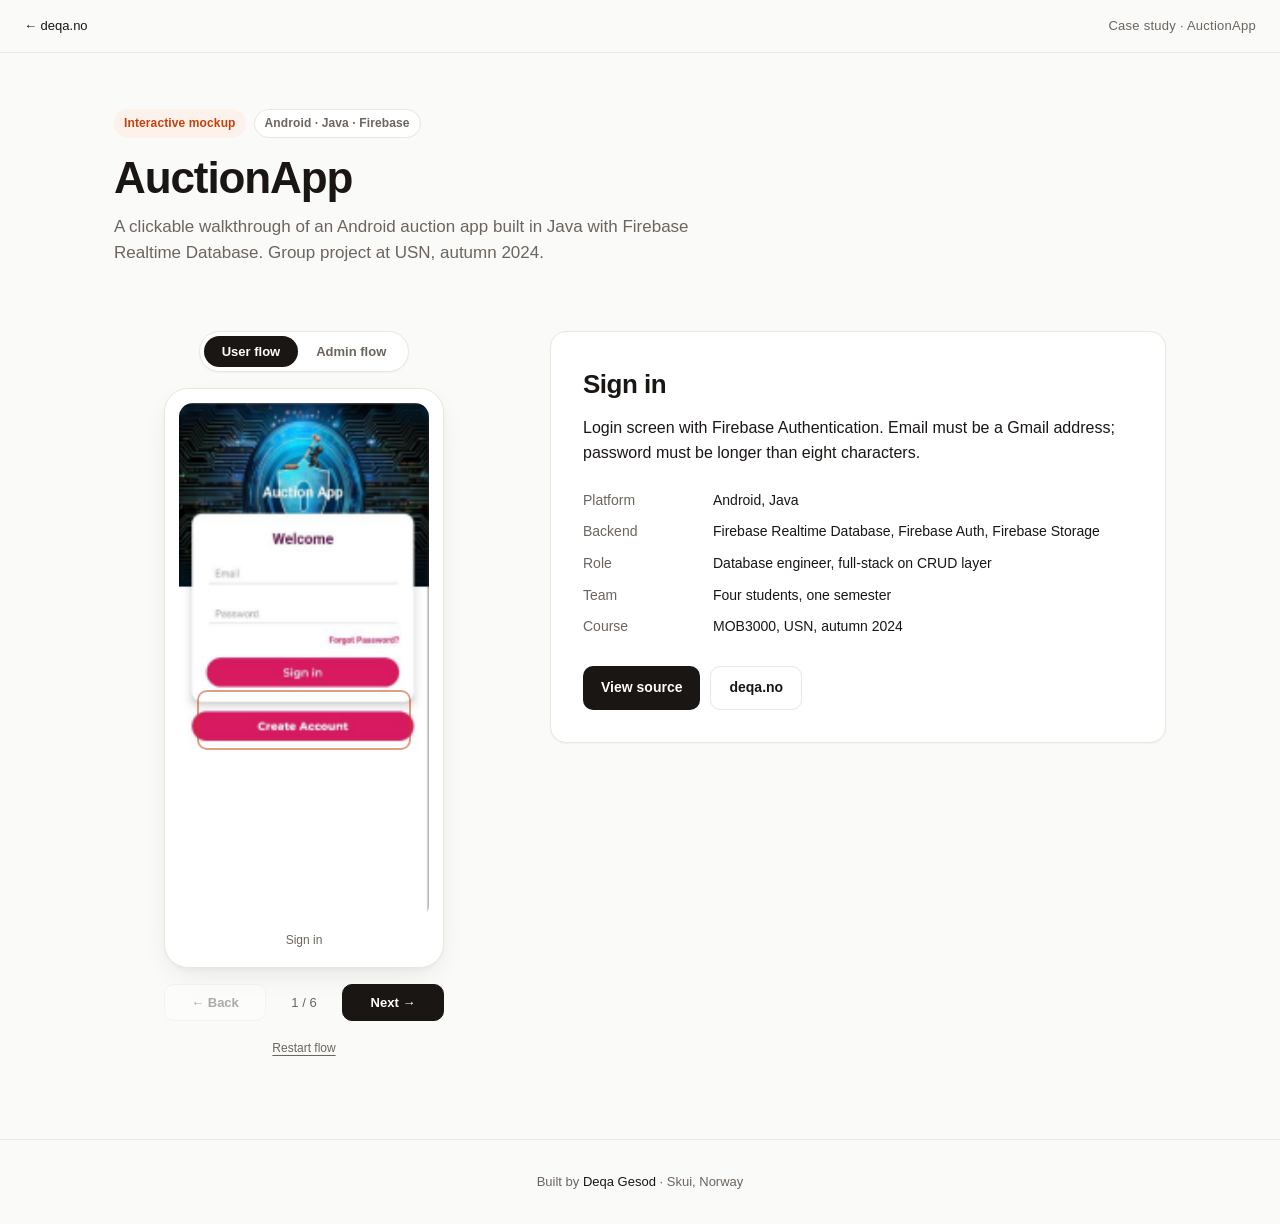
<file: docs/index.html>
<!doctype html>
<html lang="en">
<head>
  <meta charset="utf-8" />
  <meta name="viewport" content="width=device-width, initial-scale=1, viewport-fit=cover" />
  <title>AuctionApp — Interactive Demo</title>
  <meta name="description" content="Interactive walkthrough of AuctionApp, an Android auction app built in Java with Firebase Realtime Database. Group project at USN, autumn 2024." />
  <meta name="theme-color" content="#fafaf9" />
  <meta name="author" content="Deqa Gesod" />

  <meta property="og:type" content="website" />
  <meta property="og:title" content="AuctionApp — Interactive Demo" />
  <meta property="og:description" content="A clickable walkthrough of an Android auction app built in Java with Firebase. Group project at USN, autumn 2024." />
  <meta property="og:url" content="https://deqa-gesod.github.io/AuctionApp/" />
  <meta property="og:image" content="https://deqa-gesod.github.io/AuctionApp/screenshots/auctionapp-product-list.png" />
  <meta name="twitter:card" content="summary_large_image" />
  <meta name="twitter:title" content="AuctionApp — Interactive Demo" />
  <meta name="twitter:description" content="A clickable walkthrough of an Android auction app built in Java with Firebase." />
  <meta name="twitter:image" content="https://deqa-gesod.github.io/AuctionApp/screenshots/auctionapp-product-list.png" />

  <link rel="icon" type="image/png" href="screenshots/auctionapp-logo.png" />
  <link rel="canonical" href="https://deqa-gesod.github.io/AuctionApp/" />
  <link rel="preconnect" href="https://rsms.me/" />
  <link rel="stylesheet" href="https://rsms.me/inter/inter.css" />
  <link rel="stylesheet" href="styles.css" />
</head>
<body>
  <nav class="top-nav">
    <a class="top-back" href="https://deqa.no" target="_blank" rel="noopener">&larr; deqa.no</a>
    <span class="top-meta">Case study &middot; AuctionApp</span>
  </nav>

  <header class="site-header">
    <div class="container">
      <div class="chip-row">
        <span class="chip">Interactive mockup</span>
        <span class="chip chip-muted">Android &middot; Java &middot; Firebase</span>
      </div>
      <h1>AuctionApp</h1>
      <p class="lede">A clickable walkthrough of an Android auction app built in Java with Firebase Realtime Database. Group project at USN, autumn 2024.</p>
    </div>
  </header>

  <main class="container demo-grid">
    <section class="phone-column">
      <div class="flow-toggle" role="tablist" aria-label="Choose flow">
        <button class="flow-btn is-active" data-flow="user" role="tab" aria-selected="true">User flow</button>
        <button class="flow-btn" data-flow="admin" role="tab" aria-selected="false">Admin flow</button>
      </div>

      <figure class="screen-card" aria-label="Phone preview">
        <div class="screen-canvas">
          <img id="screen-img" data-fade alt="" />
          <div class="hotspot-layer" id="hotspots"></div>
        </div>
        <figcaption class="screen-caption" id="screen-caption">&nbsp;</figcaption>
      </figure>

      <div class="nav-row">
        <button id="back-btn" class="nav-btn" aria-label="Previous screen">&larr; Back</button>
        <div class="screen-indicator"><span id="step-current">1</span> / <span id="step-total">5</span></div>
        <button id="next-btn" class="nav-btn primary" aria-label="Next screen">Next &rarr;</button>
      </div>

      <button id="restart-btn" class="link-btn" type="button">Restart flow</button>
    </section>

    <aside class="info-column">
      <article class="card">
        <h2 id="screen-title">Welcome</h2>
        <p id="screen-desc">Walk through the AuctionApp experience screen by screen. Pick a flow above to see how a regular bidder or an admin uses the app.</p>

        <dl class="meta-list">
          <dt>Platform</dt><dd>Android, Java</dd>
          <dt>Backend</dt><dd>Firebase Realtime Database, Firebase Auth, Firebase Storage</dd>
          <dt>Role</dt><dd>Database engineer, full-stack on CRUD layer</dd>
          <dt>Team</dt><dd>Four students, one semester</dd>
          <dt>Course</dt><dd>MOB3000, USN, autumn 2024</dd>
        </dl>

        <div class="cta-row">
          <a class="cta" href="https://github.com/deqa-gesod/AuctionApp" target="_blank" rel="noopener">View source</a>
          <a class="cta secondary" href="https://deqa.no" target="_blank" rel="noopener">deqa.no</a>
        </div>
      </article>
    </aside>
  </main>

  <footer class="site-footer">
    <div class="container">
      <p>Built by <a href="https://deqa.no" target="_blank" rel="noopener">Deqa Gesod</a> &middot; Skui, Norway</p>
    </div>
  </footer>

  <noscript>
    <div style="padding:24px;background:#fdf2eb;border-top:1px solid #ebe6df;text-align:center;color:#1a1614;font-family:-apple-system,sans-serif">
      This interactive walkthrough needs JavaScript. View the project source at
      <a href="https://github.com/deqa-gesod/AuctionApp" style="color:#c2410c">github.com/deqa-gesod/AuctionApp</a>
      or read the full case study at <a href="https://deqa.no" style="color:#c2410c">deqa.no</a>.
    </div>
  </noscript>

  <script src="app.js" defer></script>
</body>
</html>
</file>
<file: docs/styles.css>
:root {
  --bg: #fafaf9;
  --surface: #ffffff;
  --ink: #1a1614;
  --muted: #6b655e;
  --accent: #c2410c;
  --accent-soft: #fdf2eb;
  --border: #ebe6df;
  --shadow-sm: 0 1px 2px rgba(26, 22, 20, 0.04);
  --shadow-md: 0 10px 30px -10px rgba(26, 22, 20, 0.12), 0 2px 6px rgba(26, 22, 20, 0.04);
  --radius: 16px;
  --radius-lg: 24px;
}

* { box-sizing: border-box; }
html, body {
  margin: 0; padding: 0;
  background: var(--bg);
  color: var(--ink);
  font-family: 'Inter', -apple-system, BlinkMacSystemFont, sans-serif;
  font-size: 16px;
  line-height: 1.55;
  -webkit-font-smoothing: antialiased;
  -moz-osx-font-smoothing: grayscale;
  font-feature-settings: 'cv11', 'ss01', 'ss03';
}
@supports (font-variation-settings: normal) {
  html, body { font-family: 'Inter var', sans-serif; }
}

.container { max-width: 1100px; margin: 0 auto; padding: 0 24px; }
a { color: var(--accent); text-decoration: none; transition: color .15s; }
a:hover { text-decoration: underline; }
:focus-visible {
  outline: 2px solid var(--accent);
  outline-offset: 3px;
  border-radius: 6px;
}

/* Top nav */
.top-nav {
  display: flex; justify-content: space-between; align-items: center;
  padding: 16px 24px;
  font-size: 13px;
  color: var(--muted);
  border-bottom: 1px solid var(--border);
  background: var(--bg);
}
.top-back { color: var(--ink); font-weight: 500; }
.top-back:hover { color: var(--accent); text-decoration: none; }
.top-meta { letter-spacing: .02em; }

/* Header */
.site-header { padding: 56px 0 32px; }
.chip-row { display: flex; gap: 8px; margin-bottom: 16px; flex-wrap: wrap; }
.chip {
  display: inline-flex; align-items: center;
  background: var(--accent-soft);
  color: var(--accent);
  padding: 4px 10px;
  border-radius: 999px;
  font-size: 12px;
  font-weight: 600;
  letter-spacing: .01em;
}
.chip-muted {
  background: var(--surface);
  color: var(--muted);
  border: 1px solid var(--border);
}
.site-header h1 {
  margin: 0 0 12px;
  font-size: clamp(2rem, 4vw, 2.75rem);
  font-weight: 700;
  letter-spacing: -0.025em;
  line-height: 1.1;
}
.lede {
  margin: 0;
  font-size: 17px;
  color: var(--muted);
  max-width: 640px;
  line-height: 1.55;
}

/* Demo grid */
.demo-grid {
  display: grid;
  grid-template-columns: minmax(280px, 380px) 1fr;
  gap: 56px;
  padding: 32px 24px 80px;
  align-items: start;
}
@media (max-width: 860px) {
  .demo-grid { grid-template-columns: 1fr; gap: 32px; }
}

.phone-column {
  display: flex; flex-direction: column; align-items: center; gap: 16px;
  position: sticky; top: 24px;
}
@media (max-width: 860px) { .phone-column { position: static; } }

/* Flow toggle */
.flow-toggle {
  display: inline-flex;
  background: var(--surface);
  border: 1px solid var(--border);
  border-radius: 999px;
  padding: 4px;
  box-shadow: var(--shadow-sm);
}
.flow-btn {
  border: 0; background: transparent;
  padding: 8px 18px;
  border-radius: 999px;
  font-size: 13px;
  font-weight: 600;
  color: var(--muted);
  cursor: pointer;
  font-family: inherit;
  transition: all .15s;
}
.flow-btn:hover { color: var(--ink); }
.flow-btn.is-active {
  background: var(--ink);
  color: #fff;
}

/* Screen card */
.screen-card {
  margin: 0;
  width: 280px;
  background: var(--surface);
  border-radius: var(--radius-lg);
  padding: 14px;
  box-shadow: var(--shadow-md);
  border: 1px solid var(--border);
}
.screen-canvas {
  position: relative;
  border-radius: 14px;
  overflow: hidden;
  background: #f0ece6;
  aspect-ratio: 252 / 520;
}
.screen-canvas img {
  width: 100%; height: 100%;
  object-fit: cover; display: block;
  transition: opacity .2s ease;
  user-select: none; -webkit-user-drag: none;
}
.hotspot-layer { position: absolute; inset: 0; pointer-events: none; }
.hotspot {
  position: absolute;
  border: 0;
  background: transparent;
  border-radius: 8px;
  cursor: pointer;
  pointer-events: auto;
  transition: background .2s, box-shadow .2s, transform .15s;
}
.hotspot.is-primary {
  box-shadow: 0 0 0 2px rgba(194, 65, 12, 0.5);
  animation: a-pulse 2s ease-out infinite;
}
.hotspot:hover {
  background: rgba(194, 65, 12, 0.12);
  box-shadow: 0 0 0 2px var(--accent);
}
.hotspot:active { transform: scale(.98); }
.hotspot::after {
  content: attr(data-label);
  position: absolute;
  bottom: -28px; left: 50%;
  transform: translateX(-50%);
  background: var(--ink); color: #fff;
  font-size: 11px; font-weight: 500;
  padding: 4px 8px; border-radius: 6px;
  white-space: nowrap; opacity: 0;
  transition: opacity .15s;
  pointer-events: none;
}
.hotspot:hover::after { opacity: 1; }

@keyframes a-pulse {
  0% { box-shadow: 0 0 0 2px rgba(194, 65, 12, 0.5), 0 0 0 0 rgba(194, 65, 12, 0.4); }
  70% { box-shadow: 0 0 0 2px rgba(194, 65, 12, 0.5), 0 0 0 12px rgba(194, 65, 12, 0); }
  100% { box-shadow: 0 0 0 2px rgba(194, 65, 12, 0.5), 0 0 0 0 rgba(194, 65, 12, 0); }
}
@media (prefers-reduced-motion: reduce) {
  .hotspot.is-primary { animation: none; }
  .screen-canvas img { transition: none; }
}

.screen-caption {
  margin: 12px 4px 4px;
  text-align: center;
  font-size: 12px;
  color: var(--muted);
  font-variant-numeric: tabular-nums;
}

/* Nav */
.nav-row {
  display: flex; align-items: center; gap: 12px;
  width: 100%; max-width: 280px;
}
.nav-btn {
  flex: 1;
  border: 1px solid var(--border);
  background: var(--surface);
  color: var(--ink);
  padding: 10px 14px;
  border-radius: 10px;
  font-weight: 600;
  font-size: 13px;
  cursor: pointer;
  font-family: inherit;
  transition: all .15s;
}
.nav-btn:hover:not(:disabled) {
  border-color: var(--ink);
}
.nav-btn:disabled { opacity: .35; cursor: not-allowed; }
.nav-btn.primary {
  background: var(--ink);
  color: #fff;
  border-color: var(--ink);
}
.nav-btn.primary:hover:not(:disabled) {
  background: var(--accent);
  border-color: var(--accent);
}
.screen-indicator {
  font-variant-numeric: tabular-nums;
  color: var(--muted);
  font-size: 13px;
  min-width: 52px;
  text-align: center;
}
.link-btn {
  background: transparent; border: 0;
  color: var(--muted);
  font-size: 12px;
  font-family: inherit;
  cursor: pointer;
  padding: 4px 8px;
  text-decoration: underline;
  text-underline-offset: 3px;
}
.link-btn:hover { color: var(--accent); }

/* Info card */
.card {
  background: var(--surface);
  border: 1px solid var(--border);
  border-radius: var(--radius);
  padding: 32px;
  box-shadow: var(--shadow-sm);
}
.card h2 {
  margin: 0 0 12px;
  font-size: 1.625rem;
  font-weight: 700;
  letter-spacing: -0.02em;
}
.card p { margin: 0 0 20px; color: var(--ink); }

.meta-list {
  display: grid;
  grid-template-columns: 110px 1fr;
  gap: 10px 20px;
  margin: 24px 0;
  font-size: 14px;
}
.meta-list dt {
  color: var(--muted);
  font-weight: 500;
}
.meta-list dd { margin: 0; color: var(--ink); }

.cta-row { display: flex; gap: 10px; flex-wrap: wrap; margin-top: 28px; }
.cta {
  display: inline-flex; align-items: center;
  background: var(--ink); color: #fff;
  padding: 10px 18px;
  border-radius: 10px;
  font-weight: 600;
  font-size: 14px;
  transition: background .15s;
}
.cta:hover { background: var(--accent); text-decoration: none; color: #fff; }
.cta.secondary {
  background: transparent;
  color: var(--ink);
  border: 1px solid var(--border);
}
.cta.secondary:hover { border-color: var(--ink); background: var(--surface); color: var(--ink); }

/* Footer */
.site-footer {
  border-top: 1px solid var(--border);
  padding: 32px 0;
  text-align: center;
  font-size: 13px;
  color: var(--muted);
}
.site-footer p { margin: 0; }
.site-footer a { color: var(--ink); font-weight: 500; }
</file>
